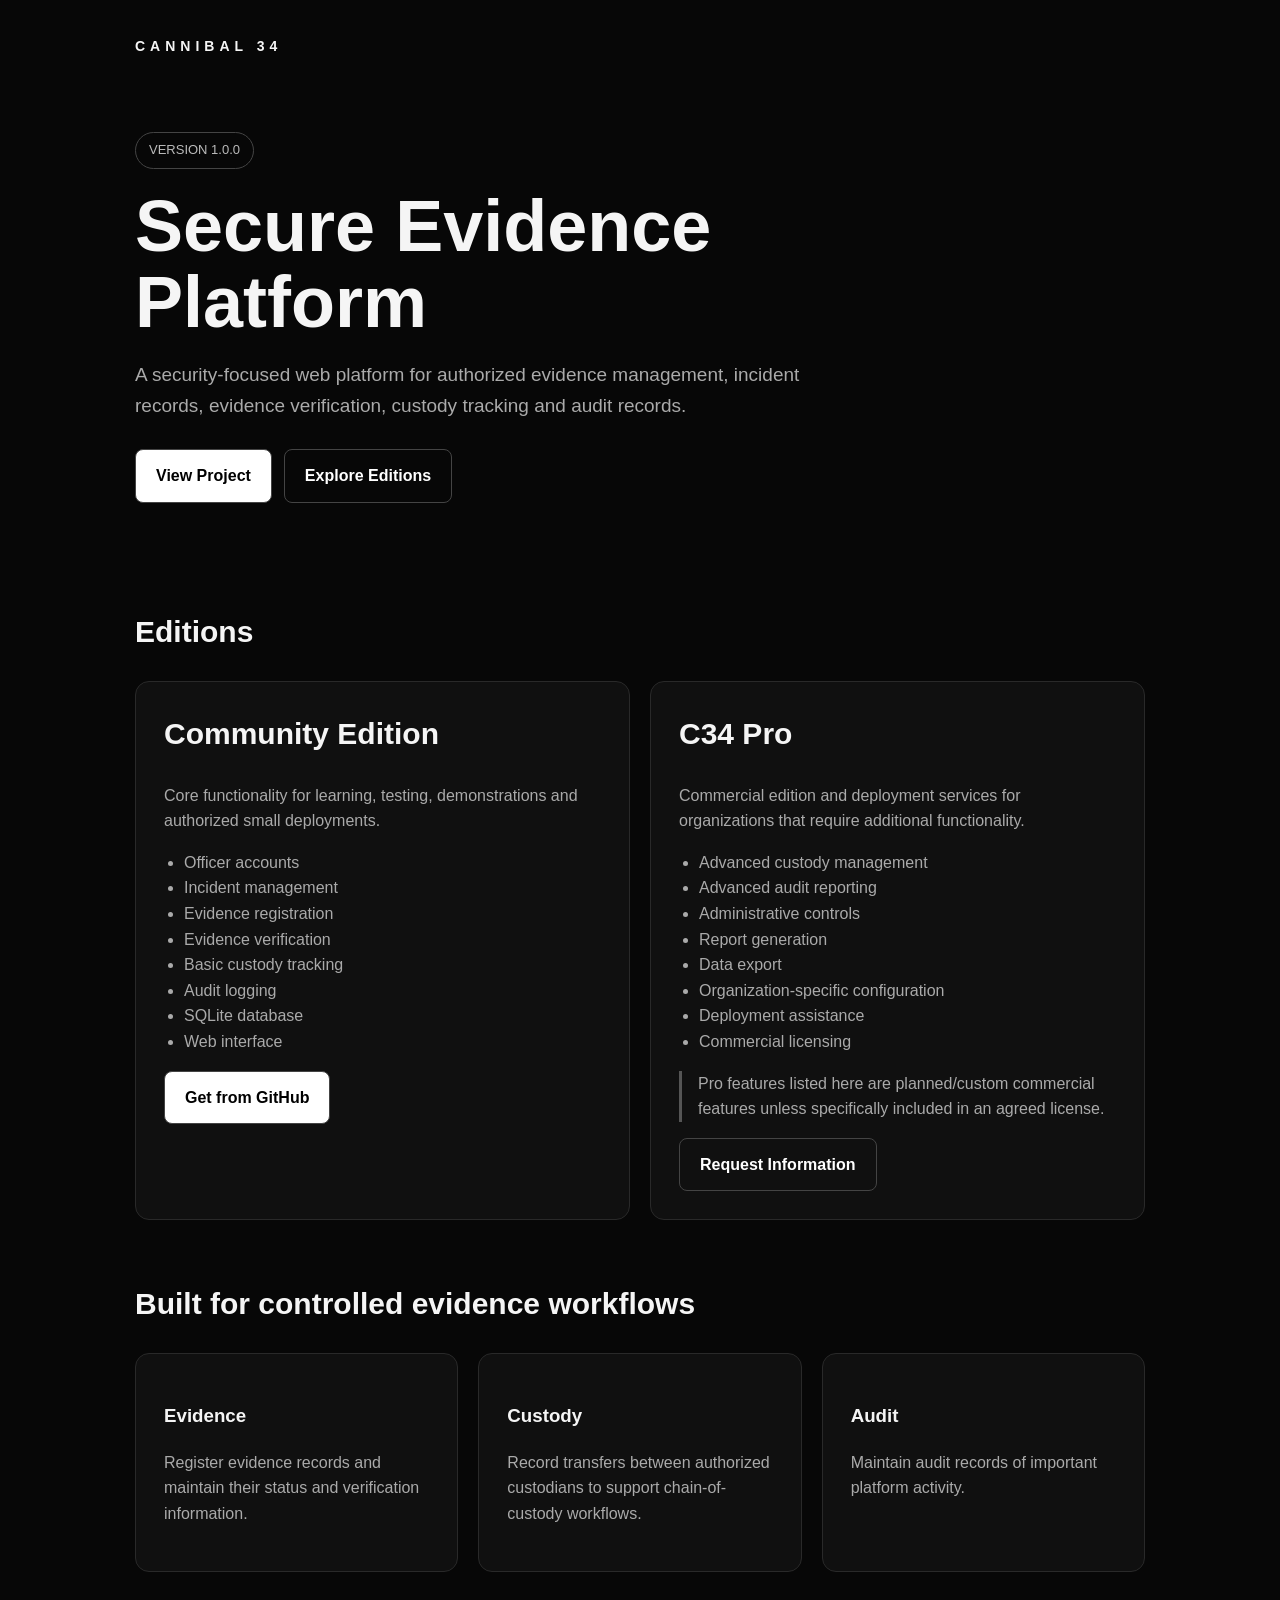
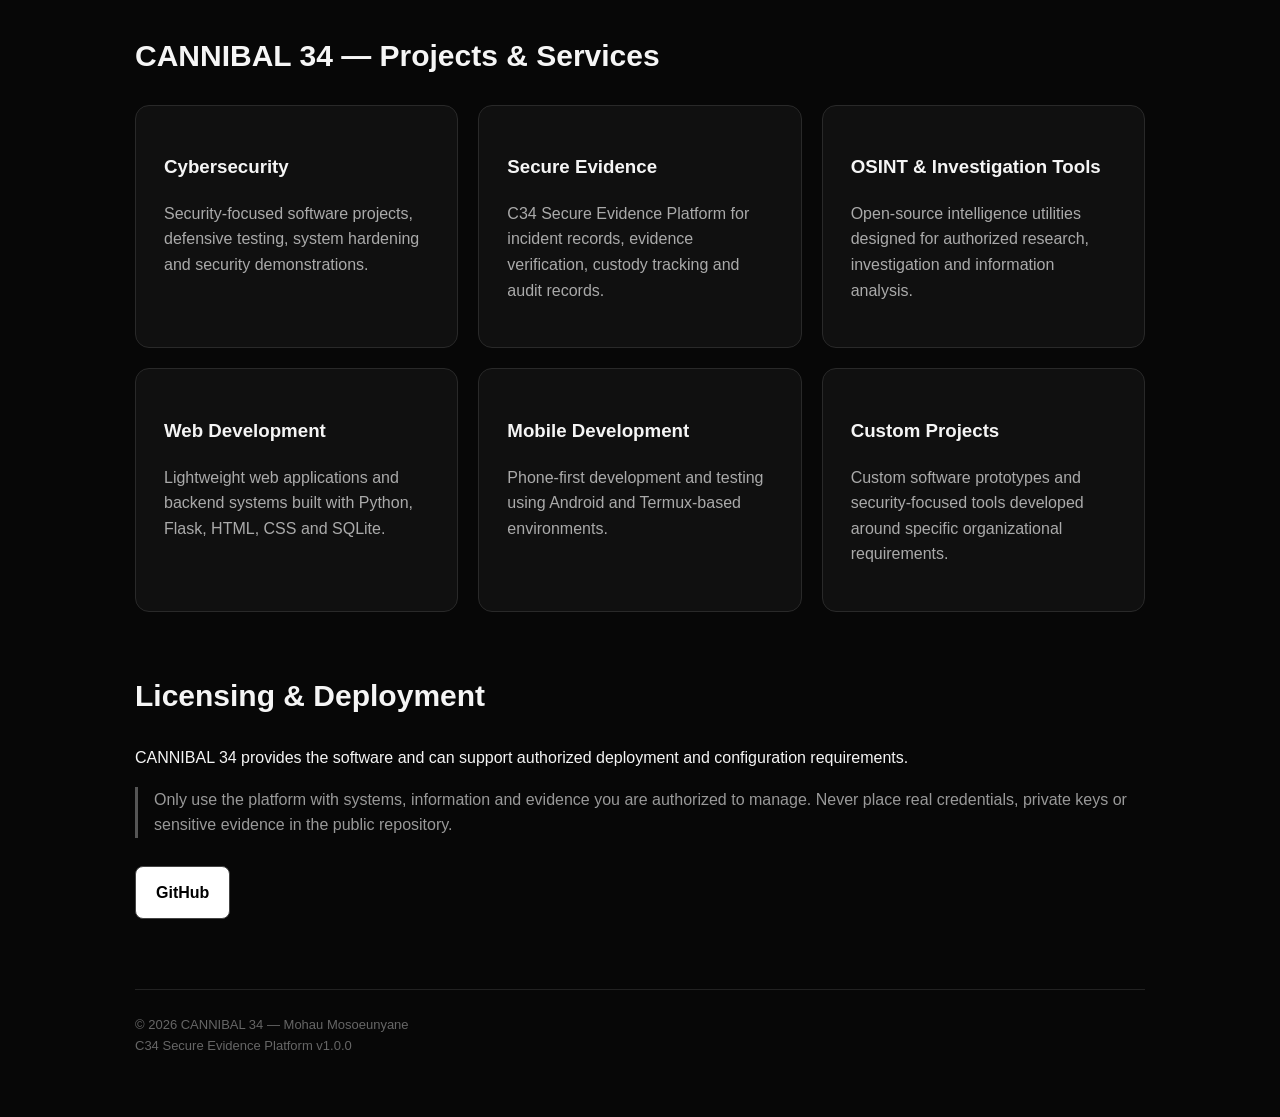
<file: index.html>
<!DOCTYPE html>
<html lang="en">
<head>
<meta charset="UTF-8">
<meta name="viewport" content="width=device-width, initial-scale=1.0">
<title>CANNIBAL 34 | Secure Evidence Platform</title>

<style>
*{box-sizing:border-box}
body{
    margin:0;
    font-family:Arial,sans-serif;
    background:#070707;
    color:#f5f5f5;
    line-height:1.6;
}
.container{
    max-width:1050px;
    margin:auto;
    padding:35px 20px 60px;
}
.brand{
    letter-spacing:5px;
    font-weight:bold;
    font-size:14px;
}
.hero{
    padding:75px 0 45px;
    max-width:800px;
}
.badge{
    display:inline-block;
    border:1px solid #444;
    border-radius:30px;
    padding:7px 13px;
    color:#bbb;
    font-size:13px;
}
h1{
    font-size:clamp(40px,8vw,72px);
    line-height:1.05;
    margin:20px 0;
}
.hero p{
    color:#aaa;
    font-size:19px;
    max-width:700px;
}
.buttons{
    display:flex;
    gap:12px;
    flex-wrap:wrap;
    margin-top:28px;
}
.button{
    display:inline-block;
    padding:13px 20px;
    border-radius:8px;
    text-decoration:none;
    font-weight:bold;
    border:1px solid #444;
}
.primary{
    background:#fff;
    color:#000;
}
.secondary{
    color:#fff;
}
.grid{
    display:grid;
    grid-template-columns:repeat(auto-fit,minmax(280px,1fr));
    gap:20px;
    margin-top:25px;
}
.card{
    border:1px solid #292929;
    border-radius:14px;
    background:#101010;
    padding:28px;
}
.card h2{
    margin-top:0;
}
.card p,.card li{
    color:#aaa;
}
.card ul{
    padding-left:20px;
}
.section{
    margin-top:60px;
}
.section h2{
    font-size:30px;
}
.note{
    border-left:3px solid #555;
    padding-left:16px;
    color:#999;
}
footer{
    margin-top:70px;
    padding-top:25px;
    border-top:1px solid #222;
    color:#666;
    font-size:13px;
}
</style>
</head>

<body>
<div class="container">

<div class="brand">CANNIBAL 34</div>

<section class="hero">
<span class="badge">VERSION 1.0.0</span>

<h1>Secure Evidence Platform</h1>

<p>
A security-focused web platform for authorized evidence management,
incident records, evidence verification, custody tracking and audit
records.
</p>

<div class="buttons">
<a class="button primary"
href="https://github.com/mohaumosoeunyane34-commits/c34-secure-evidence-platform/releases/tag/v1.0.0"
target="_blank">
View Project
</a>

<a class="button secondary" href="#editions">
Explore Editions
</a>
</div>
</section>

<section id="editions" class="section">
<h2>Editions</h2>

<div class="grid">

<div class="card">
<h2>Community Edition</h2>
<p>Core functionality for learning, testing, demonstrations and
authorized small deployments.</p>

<ul>
<li>Officer accounts</li>
<li>Incident management</li>
<li>Evidence registration</li>
<li>Evidence verification</li>
<li>Basic custody tracking</li>
<li>Audit logging</li>
<li>SQLite database</li>
<li>Web interface</li>
</ul>

<a class="button primary"
href="https://github.com/mohaumosoeunyane34-commits/c34-secure-evidence-platform/releases/tag/v1.0.0"
target="_blank">
Get from GitHub
</a>
</div>

<div class="card">
<h2>C34 Pro</h2>
<p>Commercial edition and deployment services for organizations
that require additional functionality.</p>

<ul>
<li>Advanced custody management</li>
<li>Advanced audit reporting</li>
<li>Administrative controls</li>
<li>Report generation</li>
<li>Data export</li>
<li>Organization-specific configuration</li>
<li>Deployment assistance</li>
<li>Commercial licensing</li>
</ul>

<p class="note">
Pro features listed here are planned/custom commercial features
unless specifically included in an agreed license.
</p>

<a class="button secondary" href="#contact">
Request Information
</a>
</div>

</div>
</section>

<section class="section">
<h2>Built for controlled evidence workflows</h2>

<div class="grid">

<div class="card">
<h3>Evidence</h3>
<p>Register evidence records and maintain their status and
verification information.</p>
</div>

<div class="card">
<h3>Custody</h3>
<p>Record transfers between authorized custodians to support
chain-of-custody workflows.</p>
</div>

<div class="card">
<h3>Audit</h3>
<p>Maintain audit records of important platform activity.</p>
</div>

</div>
</section>


<section id="services" class="section">
<h2>CANNIBAL 34 — Projects & Services</h2>

<div class="grid">

<div class="card">
<h3>Cybersecurity</h3>
<p>Security-focused software projects, defensive testing, system hardening and security demonstrations.</p>
</div>

<div class="card">
<h3>Secure Evidence</h3>
<p>C34 Secure Evidence Platform for incident records, evidence verification, custody tracking and audit records.</p>
</div>

<div class="card">
<h3>OSINT & Investigation Tools</h3>
<p>Open-source intelligence utilities designed for authorized research, investigation and information analysis.</p>
</div>

<div class="card">
<h3>Web Development</h3>
<p>Lightweight web applications and backend systems built with Python, Flask, HTML, CSS and SQLite.</p>
</div>

<div class="card">
<h3>Mobile Development</h3>
<p>Phone-first development and testing using Android and Termux-based environments.</p>
</div>

<div class="card">
<h3>Custom Projects</h3>
<p>Custom software prototypes and security-focused tools developed around specific organizational requirements.</p>
</div>

</div>
</section>

<section id="contact" class="section">
<h2>Licensing & Deployment</h2>

<p>
CANNIBAL 34 provides the software and can support authorized
deployment and configuration requirements.
</p>

<p class="note">
Only use the platform with systems, information and evidence you
are authorized to manage. Never place real credentials, private
keys or sensitive evidence in the public repository.
</p>

<div class="buttons">
<a class="button primary"
href="https://github.com/mohaumosoeunyane34-commits/c34-secure-evidence-platform/releases/tag/v1.0.0"
target="_blank">
GitHub
</a>
</div>
</section>

<footer>
© 2026 CANNIBAL 34 — Mohau Mosoeunyane<br>
C34 Secure Evidence Platform v1.0.0
</footer>

</div>
</body>
</html>
</file>
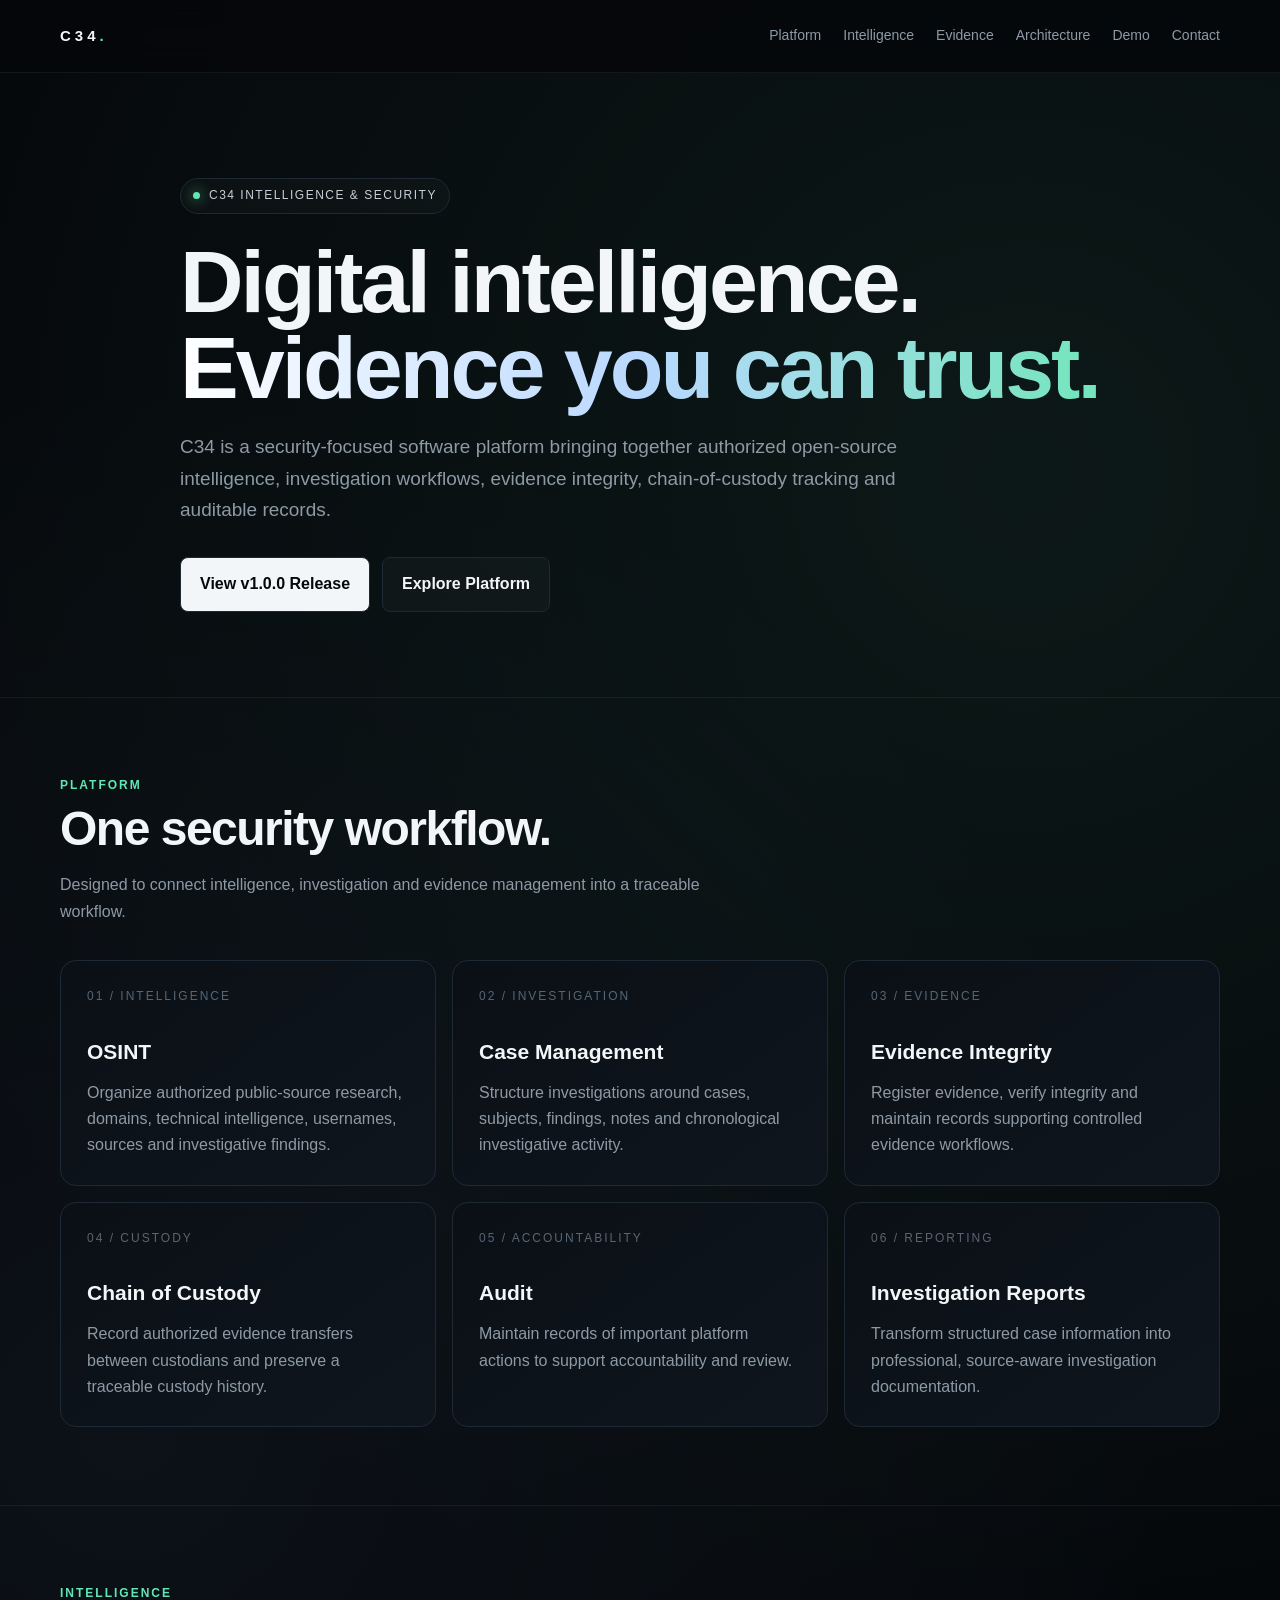
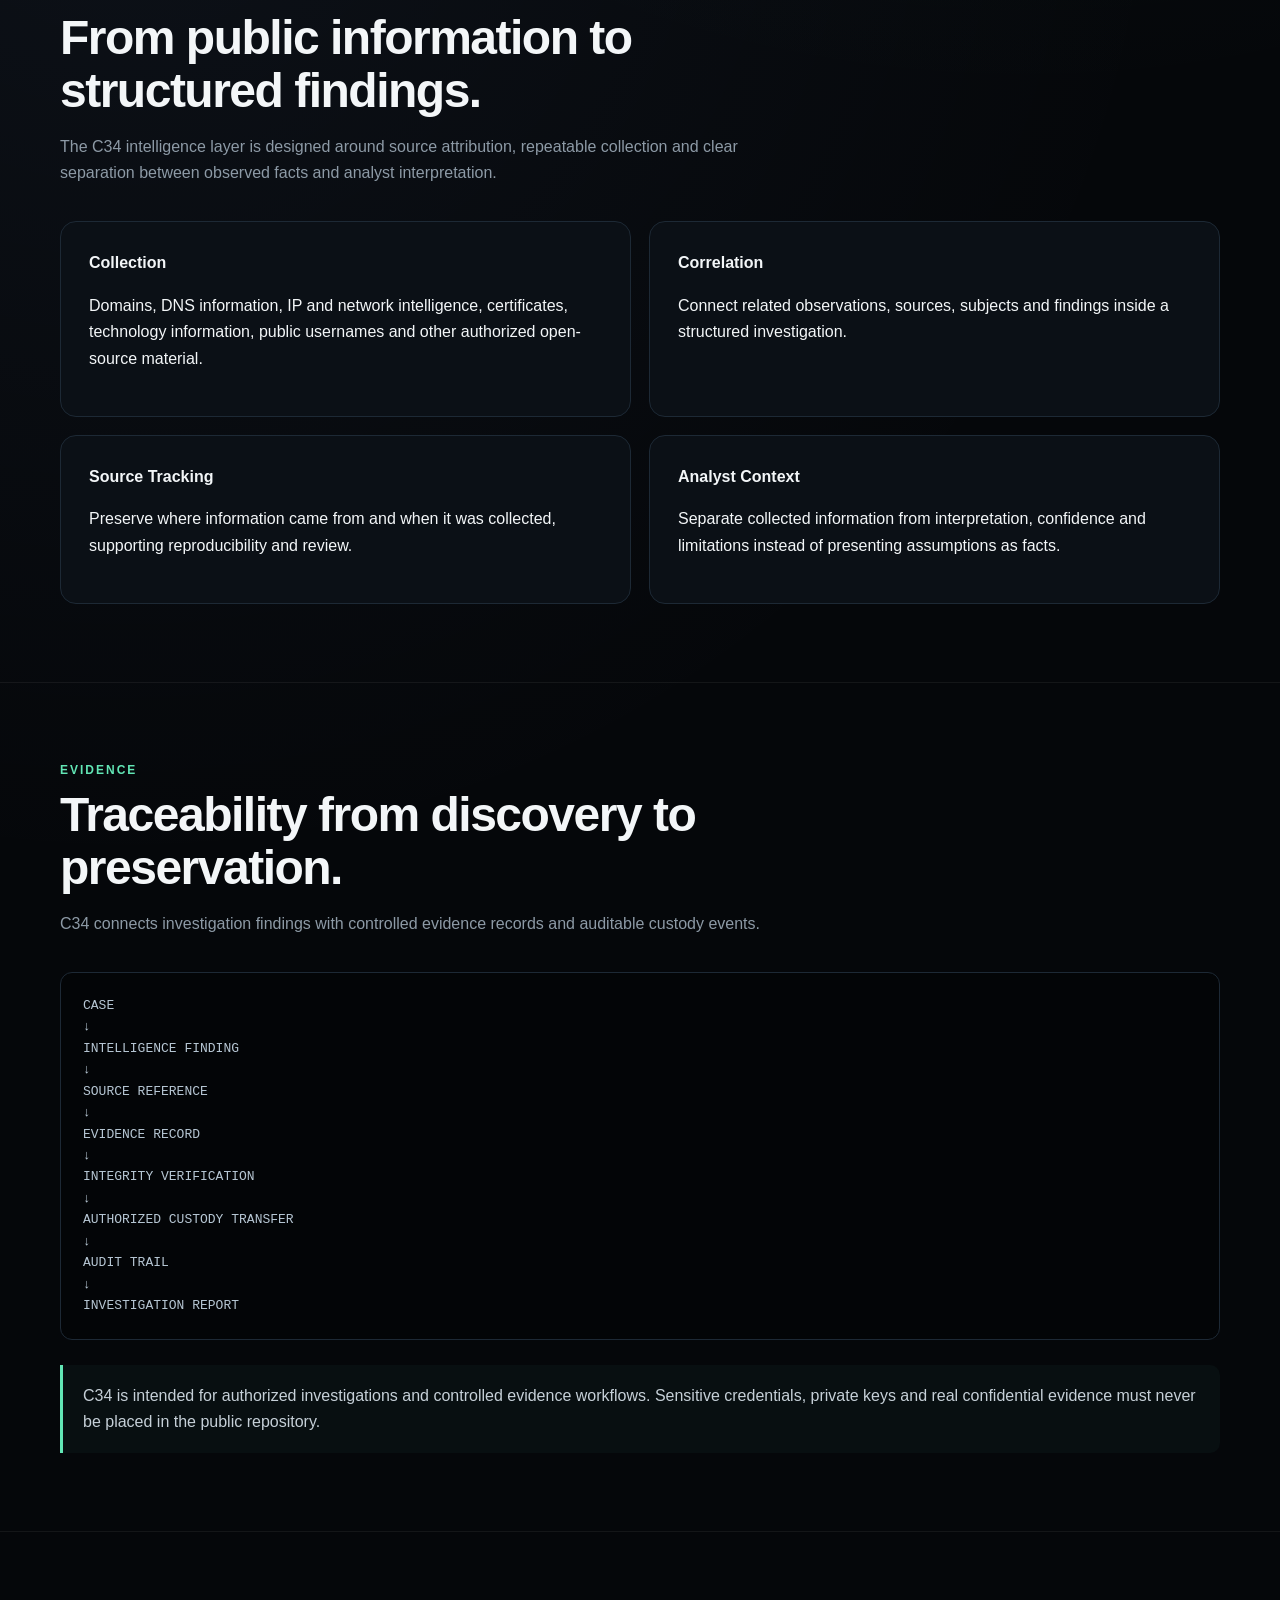
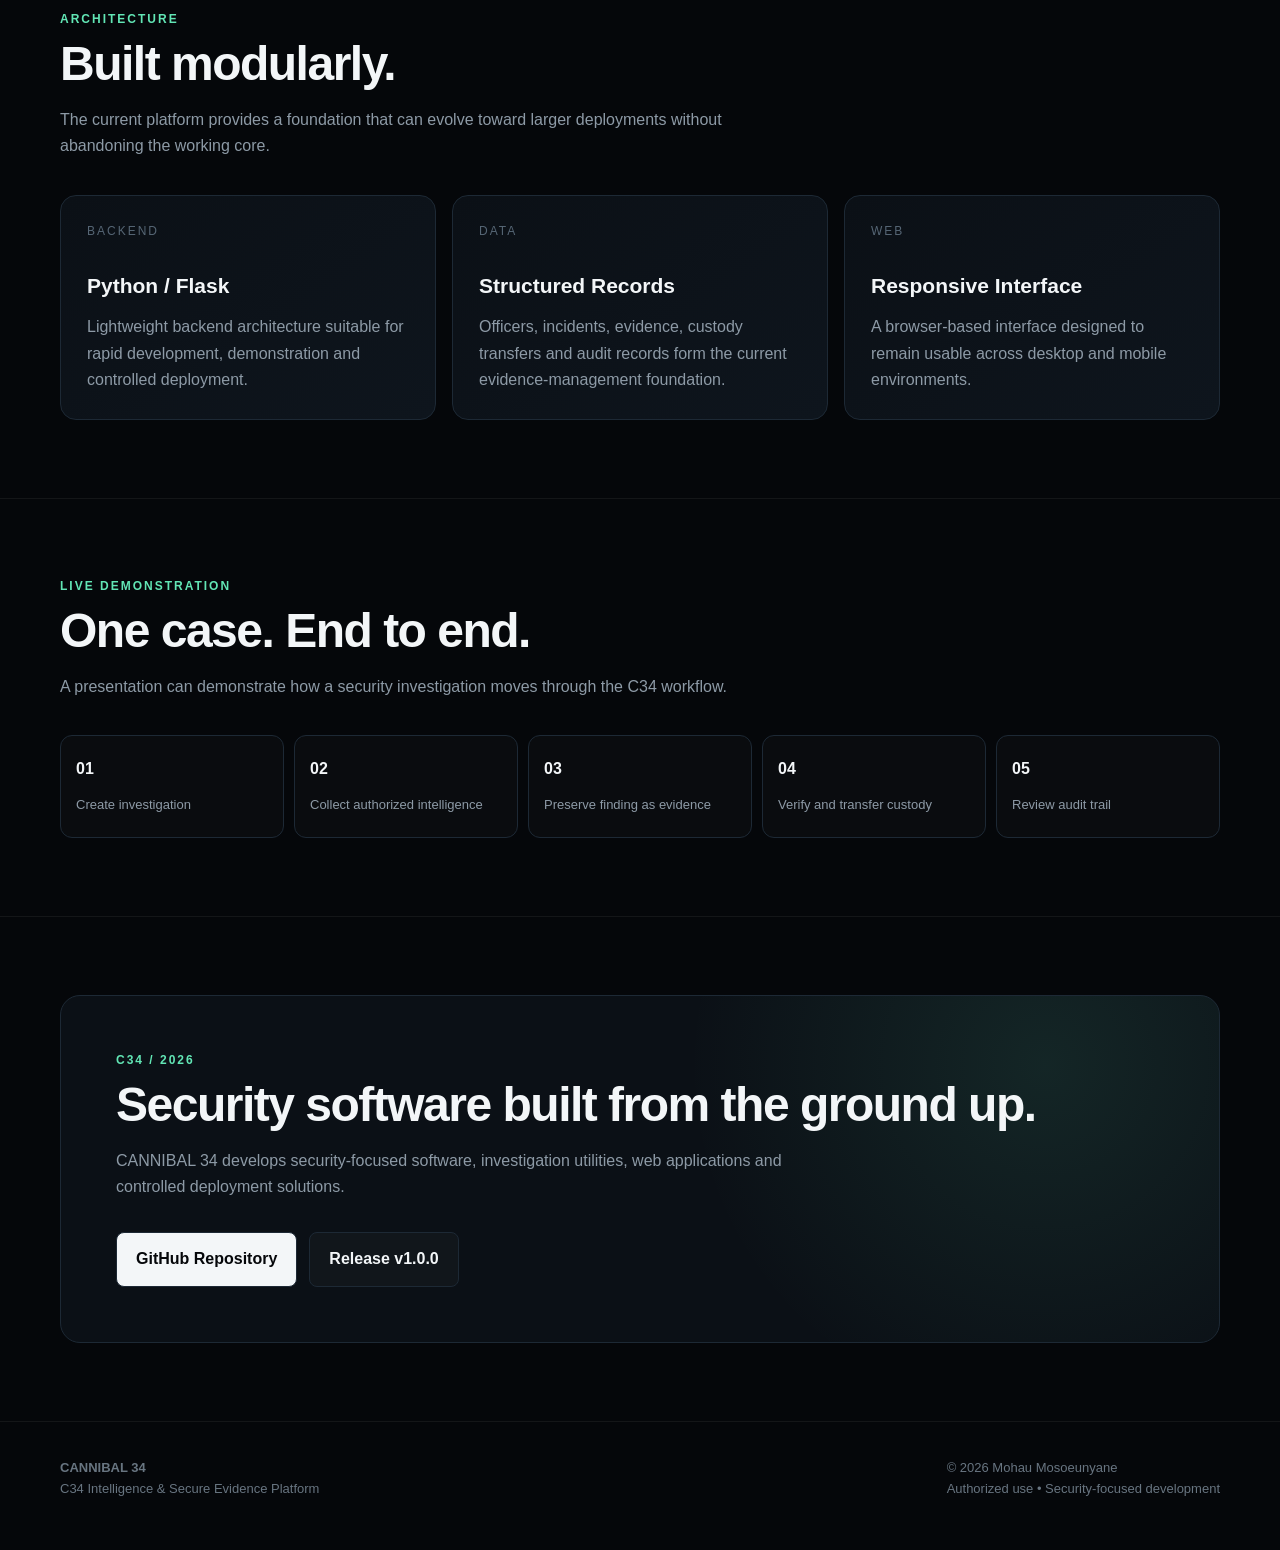
<file: store/index.html>
<!DOCTYPE html>
<html lang="en">
<head>
<meta charset="UTF-8">
<meta name="viewport" content="width=device-width, initial-scale=1.0">

<meta name="description"
content="C34 Intelligence & Secure Evidence Platform — digital investigations, OSINT, evidence integrity, chain of custody and auditable security workflows.">

<title>C34 | Intelligence & Secure Evidence Platform</title>

<style>
:root{
    --bg:#05070a;
    --panel:#0b1016;
    --panel2:#0e151d;
    --line:#1d2935;
    --text:#f3f6f8;
    --muted:#8d9aa6;
    --soft:#c6d0d8;
    --accent:#62e6b5;
    --accent2:#8ab4ff;
}

*{box-sizing:border-box}

html{scroll-behavior:smooth}

body{
    margin:0;
    background:
        radial-gradient(circle at 80% 10%,rgba(98,230,181,.08),transparent 28%),
        radial-gradient(circle at 10% 30%,rgba(138,180,255,.06),transparent 30%),
        var(--bg);
    color:var(--text);
    font-family:Inter,Arial,Helvetica,sans-serif;
    line-height:1.65;
}

a{
    color:inherit;
}

.container{
    width:min(1160px,calc(100% - 40px));
    margin:auto;
}

header{
    position:sticky;
    top:0;
    z-index:20;
    backdrop-filter:blur(16px);
    background:rgba(5,7,10,.82);
    border-bottom:1px solid rgba(255,255,255,.06);
}

.nav{
    min-height:72px;
    display:flex;
    align-items:center;
    justify-content:space-between;
    gap:25px;
}

.logo{
    text-decoration:none;
    font-weight:800;
    letter-spacing:4px;
    font-size:15px;
}

.logo span{
    color:var(--accent);
}

nav{
    display:flex;
    gap:22px;
    flex-wrap:wrap;
    justify-content:flex-end;
}

nav a{
    text-decoration:none;
    color:var(--muted);
    font-size:14px;
}

nav a:hover{
    color:var(--text);
}

.hero{
    padding:105px 0 85px;
    max-width:920px;
}

.eyebrow{
    display:inline-flex;
    align-items:center;
    gap:9px;
    padding:7px 12px;
    border:1px solid var(--line);
    border-radius:999px;
    color:var(--soft);
    background:rgba(255,255,255,.02);
    font-size:12px;
    letter-spacing:1.5px;
    text-transform:uppercase;
}

.dot{
    width:7px;
    height:7px;
    border-radius:50%;
    background:var(--accent);
    box-shadow:0 0 14px var(--accent);
}

h1{
    margin:25px 0 20px;
    max-width:950px;
    font-size:clamp(48px,8vw,88px);
    line-height:.98;
    letter-spacing:-3px;
}

.gradient{
    background:linear-gradient(90deg,#fff,#b9d8ff,#74e5bb);
    -webkit-background-clip:text;
    background-clip:text;
    color:transparent;
}

.hero p{
    max-width:760px;
    color:var(--muted);
    font-size:19px;
}

.actions{
    display:flex;
    flex-wrap:wrap;
    gap:12px;
    margin-top:32px;
}

.button{
    display:inline-block;
    padding:13px 19px;
    border-radius:8px;
    text-decoration:none;
    font-weight:700;
    border:1px solid var(--line);
    transition:.2s ease;
}

.button:hover{
    transform:translateY(-1px);
    border-color:#3b4b5a;
}

.primary{
    background:var(--text);
    color:#05070a;
}

.secondary{
    color:var(--text);
    background:rgba(255,255,255,.025);
}

.section{
    padding:78px 0;
    border-top:1px solid rgba(255,255,255,.06);
}

.section-head{
    max-width:700px;
    margin-bottom:35px;
}

.kicker{
    color:var(--accent);
    font-size:12px;
    font-weight:800;
    letter-spacing:2px;
    text-transform:uppercase;
}

h2{
    margin:8px 0 12px;
    font-size:clamp(30px,5vw,48px);
    line-height:1.1;
    letter-spacing:-1.5px;
}

.section-head p{
    color:var(--muted);
}

.grid{
    display:grid;
    grid-template-columns:repeat(3,1fr);
    gap:16px;
}

.card{
    min-height:210px;
    padding:26px;
    background:linear-gradient(145deg,var(--panel),var(--panel2));
    border:1px solid var(--line);
    border-radius:16px;
}

.card-number{
    color:#566675;
    font-size:12px;
    letter-spacing:2px;
}

.card h3{
    margin:28px 0 10px;
    font-size:21px;
}

.card p{
    color:var(--muted);
    margin:0;
}

.architecture{
    display:grid;
    grid-template-columns:1fr 1fr;
    gap:18px;
}

.arch{
    border:1px solid var(--line);
    background:var(--panel);
    border-radius:16px;
    padding:28px;
}

.arch strong{
    display:block;
    margin-bottom:10px;
}

.code{
    font-family:monospace;
    color:#b7c7d4;
    background:#030507;
    border:1px solid var(--line);
    padding:22px;
    border-radius:12px;
    overflow:auto;
    white-space:pre-line;
}

.workflow{
    display:grid;
    grid-template-columns:repeat(5,1fr);
    gap:10px;
}

.step{
    padding:20px 15px;
    border:1px solid var(--line);
    border-radius:12px;
    background:rgba(255,255,255,.02);
}

.step b{
    display:block;
    margin-bottom:8px;
}

.step span{
    color:var(--muted);
    font-size:13px;
}

.notice{
    margin-top:25px;
    padding:18px 20px;
    border-left:3px solid var(--accent);
    background:rgba(98,230,181,.035);
    color:var(--soft);
    border-radius:0 10px 10px 0;
}

.cta{
    padding:55px;
    border:1px solid var(--line);
    border-radius:20px;
    background:
        radial-gradient(circle at 85% 20%,rgba(98,230,181,.1),transparent 35%),
        var(--panel);
}

.cta p{
    color:var(--muted);
    max-width:700px;
}

footer{
    padding:35px 0 50px;
    color:#687581;
    font-size:13px;
    border-top:1px solid rgba(255,255,255,.06);
}

.footer-row{
    display:flex;
    justify-content:space-between;
    gap:20px;
    flex-wrap:wrap;
}

@media(max-width:850px){
    nav{
        display:none;
    }

    .grid{
        grid-template-columns:1fr 1fr;
    }

    .architecture{
        grid-template-columns:1fr;
    }

    .workflow{
        grid-template-columns:1fr 1fr;
    }
}

@media(max-width:560px){
    .container{
        width:min(100% - 28px,1160px);
    }

    .hero{
        padding:75px 0 60px;
    }

    h1{
        font-size:48px;
        letter-spacing:-2px;
    }

    .hero p{
        font-size:17px;
    }

    .grid{
        grid-template-columns:1fr;
    }

    .workflow{
        grid-template-columns:1fr;
    }

    .cta{
        padding:30px 22px;
    }
}
</style>
</head>

<body>

<header>
<div class="container nav">

<a class="logo" href="#">C34<span>.</span></a>

<nav>
<a href="#platform">Platform</a>
<a href="#intelligence">Intelligence</a>
<a href="#evidence">Evidence</a>
<a href="#architecture">Architecture</a>
<a href="#demo">Demo</a>
<a href="#contact">Contact</a>
</nav>

</div>
</header>


<main>

<section class="container hero">

<div class="eyebrow">
<span class="dot"></span>
C34 Intelligence & Security
</div>

<h1>
Digital intelligence.
<br>
<span class="gradient">Evidence you can trust.</span>
</h1>

<p>
C34 is a security-focused software platform bringing together
authorized open-source intelligence, investigation workflows,
evidence integrity, chain-of-custody tracking and auditable records.
</p>

<div class="actions">

<a class="button primary"
href="https://github.com/mohaumosoeunyane34-commits/c34-secure-evidence-platform/releases/tag/v1.0.0"
target="_blank">
View v1.0.0 Release
</a>

<a class="button secondary" href="#platform">
Explore Platform
</a>

</div>

</section>


<section id="platform" class="section">

<div class="container">

<div class="section-head">
<div class="kicker">Platform</div>
<h2>One security workflow.</h2>
<p>
Designed to connect intelligence, investigation and evidence
management into a traceable workflow.
</p>
</div>

<div class="grid">

<div class="card">
<div class="card-number">01 / INTELLIGENCE</div>
<h3>OSINT</h3>
<p>
Organize authorized public-source research, domains, technical
intelligence, usernames, sources and investigative findings.
</p>
</div>

<div class="card">
<div class="card-number">02 / INVESTIGATION</div>
<h3>Case Management</h3>
<p>
Structure investigations around cases, subjects, findings,
notes and chronological investigative activity.
</p>
</div>

<div class="card">
<div class="card-number">03 / EVIDENCE</div>
<h3>Evidence Integrity</h3>
<p>
Register evidence, verify integrity and maintain records supporting
controlled evidence workflows.
</p>
</div>

<div class="card">
<div class="card-number">04 / CUSTODY</div>
<h3>Chain of Custody</h3>
<p>
Record authorized evidence transfers between custodians and
preserve a traceable custody history.
</p>
</div>

<div class="card">
<div class="card-number">05 / ACCOUNTABILITY</div>
<h3>Audit</h3>
<p>
Maintain records of important platform actions to support
accountability and review.
</p>
</div>

<div class="card">
<div class="card-number">06 / REPORTING</div>
<h3>Investigation Reports</h3>
<p>
Transform structured case information into professional,
source-aware investigation documentation.
</p>
</div>

</div>

</div>
</section>


<section id="intelligence" class="section">

<div class="container">

<div class="section-head">
<div class="kicker">Intelligence</div>
<h2>From public information to structured findings.</h2>
<p>
The C34 intelligence layer is designed around source attribution,
repeatable collection and clear separation between observed facts
and analyst interpretation.
</p>
</div>

<div class="architecture">

<div class="arch">
<strong>Collection</strong>
<p>
Domains, DNS information, IP and network intelligence, certificates,
technology information, public usernames and other authorized
open-source material.
</p>
</div>

<div class="arch">
<strong>Correlation</strong>
<p>
Connect related observations, sources, subjects and findings inside
a structured investigation.
</p>
</div>

<div class="arch">
<strong>Source Tracking</strong>
<p>
Preserve where information came from and when it was collected,
supporting reproducibility and review.
</p>
</div>

<div class="arch">
<strong>Analyst Context</strong>
<p>
Separate collected information from interpretation, confidence and
limitations instead of presenting assumptions as facts.
</p>
</div>

</div>

</div>
</section>


<section id="evidence" class="section">

<div class="container">

<div class="section-head">
<div class="kicker">Evidence</div>
<h2>Traceability from discovery to preservation.</h2>
<p>
C34 connects investigation findings with controlled evidence
records and auditable custody events.
</p>
</div>

<div class="code">CASE
  ↓
INTELLIGENCE FINDING
  ↓
SOURCE REFERENCE
  ↓
EVIDENCE RECORD
  ↓
INTEGRITY VERIFICATION
  ↓
AUTHORIZED CUSTODY TRANSFER
  ↓
AUDIT TRAIL
  ↓
INVESTIGATION REPORT</div>

<div class="notice">
C34 is intended for authorized investigations and controlled
evidence workflows. Sensitive credentials, private keys and real
confidential evidence must never be placed in the public repository.
</div>

</div>
</section>


<section id="architecture" class="section">

<div class="container">

<div class="section-head">
<div class="kicker">Architecture</div>
<h2>Built modularly.</h2>
<p>
The current platform provides a foundation that can evolve toward
larger deployments without abandoning the working core.
</p>
</div>

<div class="grid">

<div class="card">
<div class="card-number">BACKEND</div>
<h3>Python / Flask</h3>
<p>
Lightweight backend architecture suitable for rapid development,
demonstration and controlled deployment.
</p>
</div>

<div class="card">
<div class="card-number">DATA</div>
<h3>Structured Records</h3>
<p>
Officers, incidents, evidence, custody transfers and audit records
form the current evidence-management foundation.
</p>
</div>

<div class="card">
<div class="card-number">WEB</div>
<h3>Responsive Interface</h3>
<p>
A browser-based interface designed to remain usable across desktop
and mobile environments.
</p>
</div>

</div>

</div>
</section>


<section id="demo" class="section">

<div class="container">

<div class="section-head">
<div class="kicker">Live Demonstration</div>
<h2>One case. End to end.</h2>
<p>
A presentation can demonstrate how a security investigation moves
through the C34 workflow.
</p>
</div>

<div class="workflow">

<div class="step">
<b>01</b>
<span>Create investigation</span>
</div>

<div class="step">
<b>02</b>
<span>Collect authorized intelligence</span>
</div>

<div class="step">
<b>03</b>
<span>Preserve finding as evidence</span>
</div>

<div class="step">
<b>04</b>
<span>Verify and transfer custody</span>
</div>

<div class="step">
<b>05</b>
<span>Review audit trail</span>
</div>

</div>

</div>
</section>


<section id="contact" class="section">

<div class="container">

<div class="cta">

<div class="kicker">C34 / 2026</div>

<h2>Security software built from the ground up.</h2>

<p>
CANNIBAL 34 develops security-focused software, investigation
utilities, web applications and controlled deployment solutions.
</p>

<div class="actions">

<a class="button primary"
href="https://github.com/mohaumosoeunyane34-commits/c34-secure-evidence-platform"
target="_blank">
GitHub Repository
</a>

<a class="button secondary"
href="https://github.com/mohaumosoeunyane34-commits/c34-secure-evidence-platform/releases/tag/v1.0.0"
target="_blank">
Release v1.0.0
</a>

</div>

</div>

</div>
</section>

</main>


<footer>

<div class="container footer-row">

<div>
<strong>CANNIBAL 34</strong><br>
C34 Intelligence & Secure Evidence Platform
</div>

<div>
© 2026 Mohau Mosoeunyane<br>
Authorized use • Security-focused development
</div>

</div>

</footer>

</body>
</html>
</file>
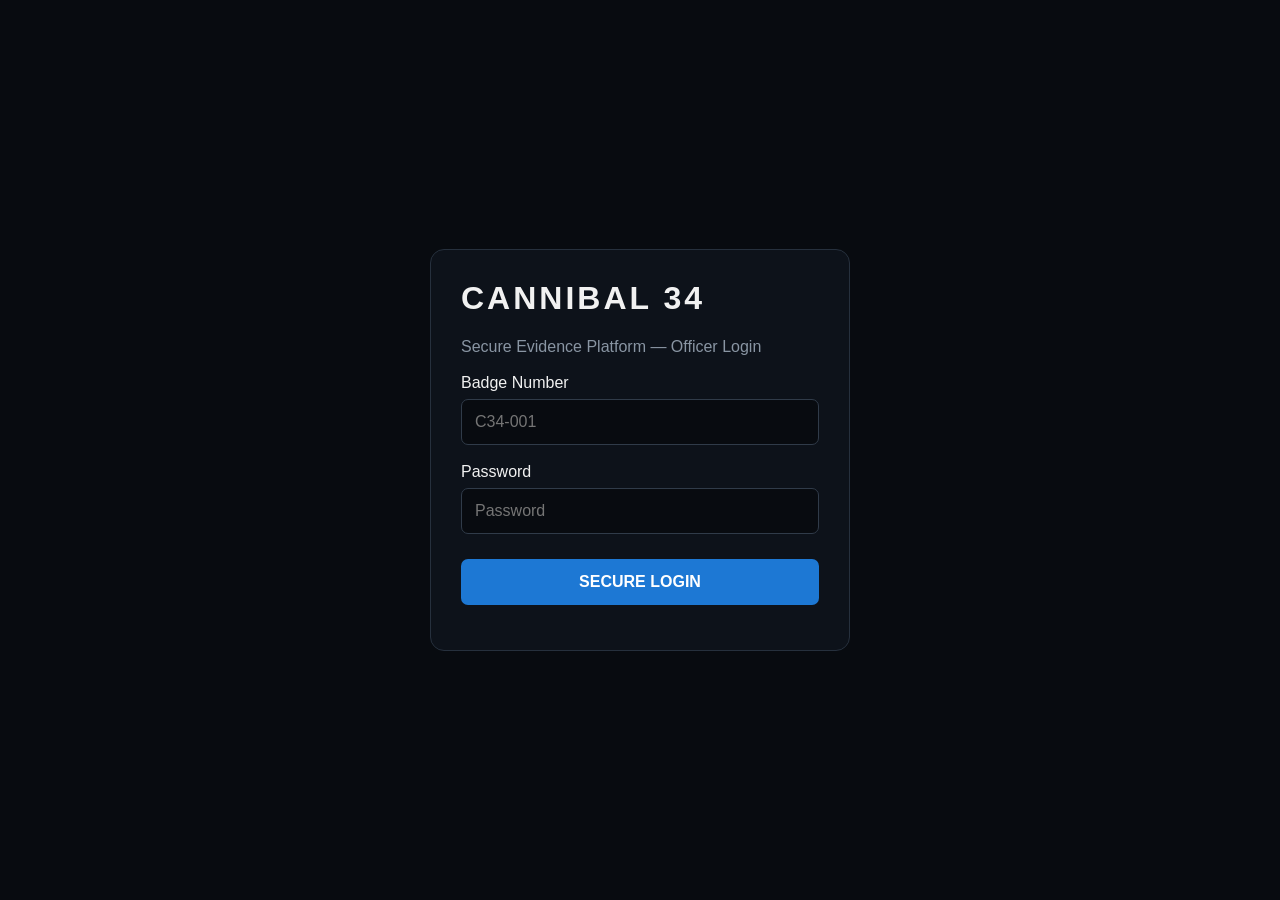
<file: backend/templates/login.html>
<!DOCTYPE html>
<html lang="en">
<head>
    <meta charset="UTF-8">
    <meta name="viewport" content="width=device-width, initial-scale=1.0">

    <title>C34 Officer Login</title>

    <style>
        * {
            box-sizing: border-box;
        }

        body {
            margin: 0;
            min-height: 100vh;
            display: flex;
            align-items: center;
            justify-content: center;
            font-family: Arial, sans-serif;
            background: #080b10;
            color: #f1f1f1;
        }

        .login-box {
            width: 90%;
            max-width: 420px;
            background: #0d121a;
            border: 1px solid #26303d;
            border-radius: 14px;
            padding: 30px;
        }

        h1 {
            margin-top: 0;
            letter-spacing: 3px;
        }

        p {
            color: #8995a3;
        }

        label {
            display: block;
            margin-top: 18px;
            margin-bottom: 7px;
        }

        input {
            width: 100%;
            padding: 13px;
            border-radius: 7px;
            border: 1px solid #303b49;
            background: #080b10;
            color: white;
            font-size: 16px;
        }

        button {
            width: 100%;
            margin-top: 25px;
            padding: 14px;
            border: none;
            border-radius: 7px;
            background: #1d78d4;
            color: white;
            font-size: 16px;
            font-weight: bold;
        }

        button:active {
            opacity: 0.8;
        }

        #message {
            margin-top: 15px;
            color: #ffcc66;
        }
    </style>
</head>

<body>

<div class="login-box">

    <h1>CANNIBAL 34</h1>

    <p>Secure Evidence Platform — Officer Login</p>

    <form id="loginForm">

        <label for="badge">Badge Number</label>

        <input
            id="badge"
            type="text"
            placeholder="C34-001"
            required
        >

        <label for="password">Password</label>

        <input
            id="password"
            type="password"
            placeholder="Password"
            required
        >

        <button type="submit">
            SECURE LOGIN
        </button>

    </form>

    <div id="message"></div>

</div>

<script>

document.getElementById("loginForm").addEventListener("submit", async function(event) {

    event.preventDefault();

    const badge = document.getElementById("badge").value.trim();
    const password = document.getElementById("password").value;
    const message = document.getElementById("message");

    message.textContent = "Authenticating...";

    try {

        const response = await fetch("/api/officer/login", {
            method: "POST",
            headers: {
                "Content-Type": "application/json"
            },
            credentials: "same-origin",
            body: JSON.stringify({
                badge_number: badge,
                password: password
            })
        });

        const data = await response.json();

        if (!data.success) {
            message.textContent =
                data.message || "Login failed.";
            return;
        }

        message.textContent = "Login successful.";

        window.location.href = "/dashboard";

    } catch (error) {

        message.textContent =
            "Unable to connect to C34 platform.";

        console.error(error);
    }

});

</script>

</body>
</html>
</file>
